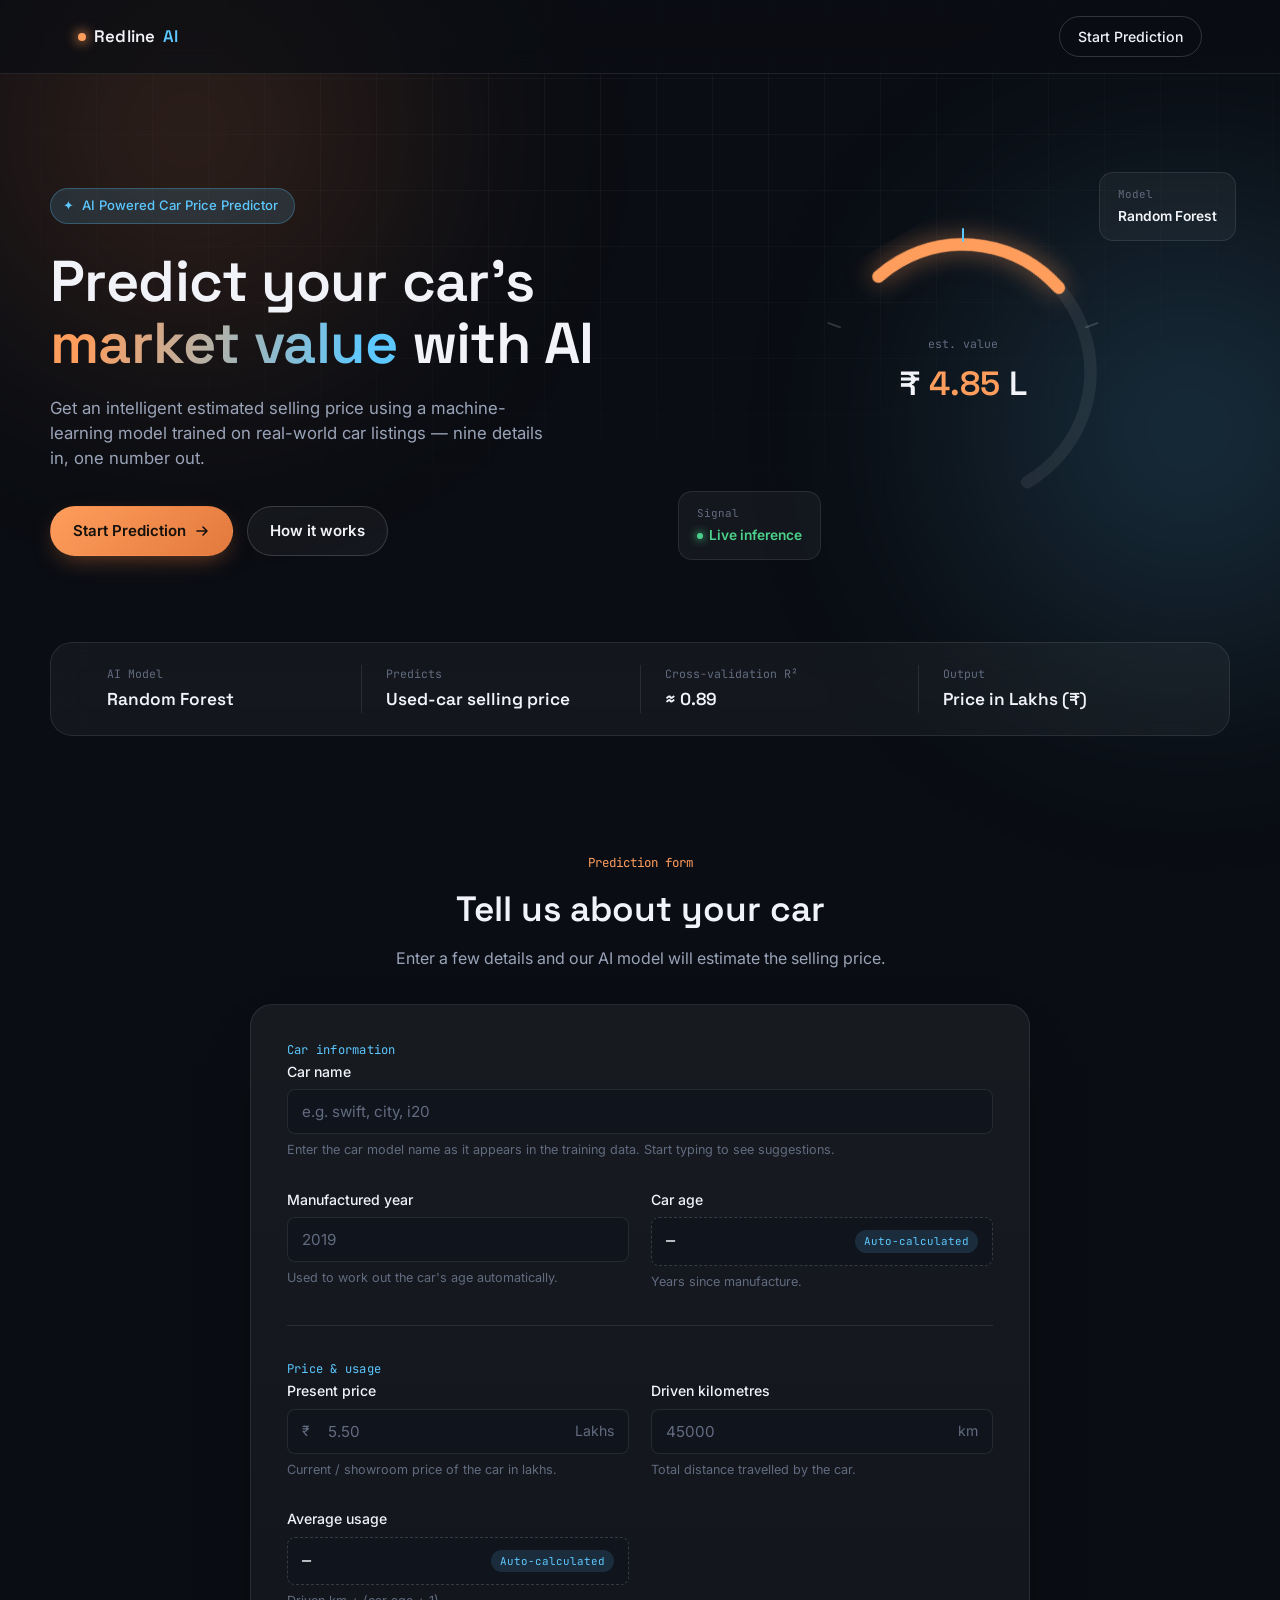
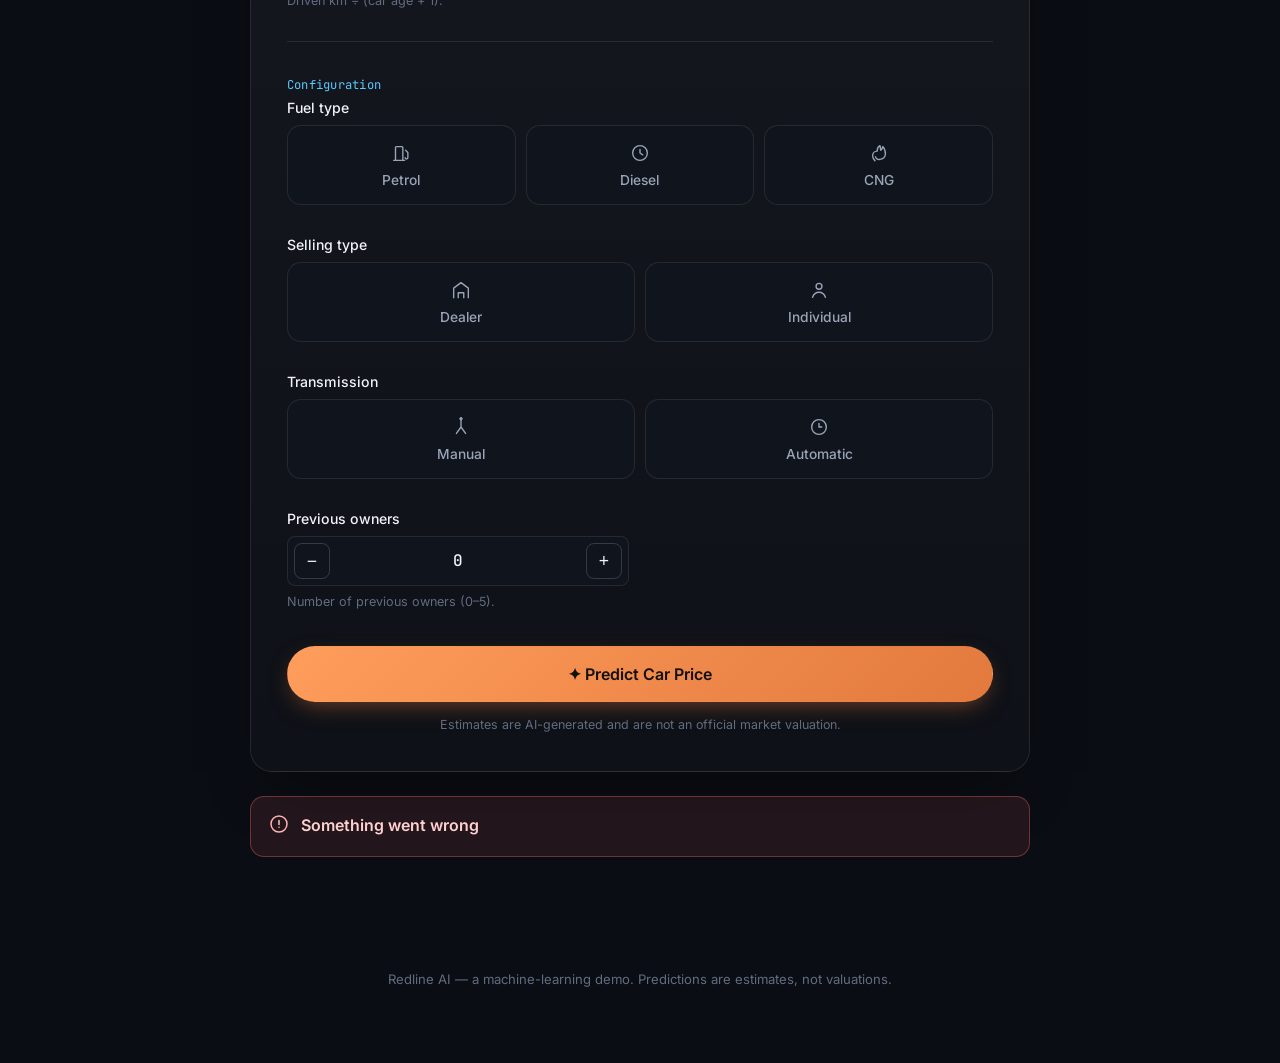
<file: Car Price Project/index.html>
<!DOCTYPE html>
<html lang="en">
<head>
<meta charset="UTF-8" />
<meta name="viewport" content="width=device-width, initial-scale=1.0" />
<title>Redline — AI Car Price Predictor</title>
<link rel="preconnect" href="https://fonts.googleapis.com" />
<link rel="preconnect" href="https://fonts.gstatic.com" crossorigin />
<link href="https://fonts.googleapis.com/css2?family=Space+Grotesk:wght@400;500;600;700&family=Inter:wght@400;500;600;700&family=JetBrains+Mono:wght@400;500&display=swap" rel="stylesheet" />
<link rel="stylesheet" href="style.css" />
</head>
<body>

<!-- background layers -->
<div class="bg-layer">
  <div class="bg-grid"></div>
  <div class="bg-glow bg-glow--copper"></div>
  <div class="bg-glow bg-glow--cyan"></div>
</div>

<!-- NAV -->
<header class="nav">
  <div class="nav__inner">
    <div class="nav__mark">
      <span class="nav__mark-dot"></span>
      Redline<span class="nav__mark-accent">AI</span>
    </div>
    <a href="#predict" class="nav__cta">Start Prediction</a>
  </div>
</header>

<main>

  <!-- HERO -->
  <section class="hero">
    <div class="hero__inner">
      <div class="hero__copy">
        <p class="badge"><span class="badge__spark">✦</span> AI Powered Car Price Predictor</p>
        <h1 class="hero__title">
          Predict your car's<br />
          <span class="hero__title-accent">market value</span> with AI
        </h1>
        <p class="hero__desc">
          Get an intelligent estimated selling price using a machine-learning model
          trained on real-world car listings — nine details in, one number out.
        </p>
        <div class="hero__actions">
          <a href="#predict" class="btn btn--primary">
            Start Prediction
            <svg width="16" height="16" viewBox="0 0 16 16" fill="none"><path d="M3 8h10M9 4l4 4-4 4" stroke="currentColor" stroke-width="1.6" stroke-linecap="round" stroke-linejoin="round"/></svg>
          </a>
          <a href="#model-info" class="btn btn--ghost">How it works</a>
        </div>
      </div>

      <div class="hero__visual" aria-hidden="true">
        <div class="dash">
          <svg class="dash__ring" viewBox="0 0 240 240">
            <circle class="dash__track" cx="120" cy="120" r="102" />
            <circle class="dash__progress" cx="120" cy="120" r="102" />
          </svg>
          <div class="dash__center">
            <span class="dash__label">Est. value</span>
            <span class="dash__value">₹ <span id="heroTicker">4.85</span> L</span>
          </div>
          <div class="dash__tick dash__tick--1"></div>
          <div class="dash__tick dash__tick--2"></div>
          <div class="dash__tick dash__tick--3"></div>
        </div>
        <div class="hero__card hero__card--1">
          <span class="hero__card-label">Model</span>
          <span class="hero__card-value">Random Forest</span>
        </div>
        <div class="hero__card hero__card--2">
          <span class="hero__card-label">Signal</span>
          <span class="hero__card-value hero__card-value--live"><i></i> Live inference</span>
        </div>
      </div>
    </div>
  </section>

  <!-- MODEL INFO STRIP -->
  <section class="strip" id="model-info">
    <div class="strip__inner">
      <div class="strip__item">
        <span class="strip__k">AI Model</span>
        <span class="strip__v">Random Forest</span>
      </div>
      <div class="strip__div"></div>
      <div class="strip__item">
        <span class="strip__k">Predicts</span>
        <span class="strip__v">Used-car selling price</span>
      </div>
      <div class="strip__div"></div>
      <div class="strip__item">
        <span class="strip__k">Cross-validation R²</span>
        <span class="strip__v">≈ 0.89</span>
      </div>
      <div class="strip__div"></div>
      <div class="strip__item">
        <span class="strip__k">Output</span>
        <span class="strip__v">Price in Lakhs (₹)</span>
      </div>
    </div>
  </section>

  <!-- PREDICTION FORM -->
  <section class="predict" id="predict">
    <div class="predict__inner">

      <div class="predict__intro">
        <p class="eyebrow">Prediction form</p>
        <h2 class="predict__title">Tell us about your car</h2>
        <p class="predict__desc">Enter a few details and our AI model will estimate the selling price.</p>
      </div>

      <form class="card" id="predictForm" novalidate>

        <!-- SECTION A -->
        <fieldset class="section">
          <legend class="section__title">Car information</legend>

          <div class="field field--full">
            <label class="field__label" for="carName">Car name</label>
            <div class="field__control">
              <input
                class="input"
                type="text"
                id="carName"
                name="carName"
                placeholder="e.g. swift, city, i20"
                list="carNameList"
                autocomplete="off"
                maxlength="100"
                required
              />
              <datalist id="carNameList"></datalist>
            </div>
            <p class="field__help">Enter the car model name as it appears in the training data. Start typing to see suggestions.</p>
            <p class="field__error" data-error-for="carName"></p>
          </div>

          <div class="field">
            <label class="field__label" for="mfgYear">Manufactured year</label>
            <div class="field__control">
              <input class="input" type="number" id="mfgYear" name="mfgYear" placeholder="2019" min="1975" required />
            </div>
            <p class="field__help">Used to work out the car's age automatically.</p>
            <p class="field__error" data-error-for="mfgYear"></p>
          </div>

          <div class="field">
            <label class="field__label">Car age</label>
            <div class="readout">
              <span class="readout__value" id="carAgeOut">—</span>
              <span class="readout__badge">Auto-calculated</span>
            </div>
            <p class="field__help">Years since manufacture.</p>
          </div>
        </fieldset>

        <!-- SECTION B -->
        <fieldset class="section">
          <legend class="section__title">Price &amp; usage</legend>

          <div class="field">
            <label class="field__label" for="presentPrice">Present price</label>
            <div class="field__control field__control--prefix">
              <span class="field__affix">₹</span>
              <input class="input" type="number" id="presentPrice" name="presentPrice" placeholder="5.50" step="0.01" min="0.01" max="1000" required />
              <span class="field__affix field__affix--suffix">Lakhs</span>
            </div>
            <p class="field__help">Current / showroom price of the car in lakhs.</p>
            <p class="field__error" data-error-for="presentPrice"></p>
          </div>

          <div class="field">
            <label class="field__label" for="drivenKms">Driven kilometres</label>
            <div class="field__control field__control--prefix">
              <input class="input" type="number" id="drivenKms" name="drivenKms" placeholder="45000" step="1" min="0" max="1000000" required />
              <span class="field__affix field__affix--suffix">km</span>
            </div>
            <p class="field__help">Total distance travelled by the car.</p>
            <p class="field__error" data-error-for="drivenKms"></p>
          </div>

          <div class="field">
            <label class="field__label">Average usage</label>
            <div class="readout">
              <span class="readout__value" id="kmsPerYearOut">—</span>
              <span class="readout__badge">Auto-calculated</span>
            </div>
            <p class="field__help">Driven km ÷ (car age + 1).</p>
          </div>
        </fieldset>

        <!-- SECTION C -->
        <fieldset class="section">
          <legend class="section__title">Configuration</legend>

          <div class="field field--full">
            <label class="field__label">Fuel type</label>
            <div class="choice-grid choice-grid--3" data-choice-group="fuelType">
              <button type="button" class="choice" data-value="Petrol">
                <svg viewBox="0 0 24 24" fill="none"><path d="M6 20V6a1 1 0 0 1 1-1h6a1 1 0 0 1 1 1v14M4 20h12M17 9l2.2 2.2a1.5 1.5 0 0 1 .3.9V17a1.5 1.5 0 0 1-3 0" stroke="currentColor" stroke-width="1.5" stroke-linecap="round" stroke-linejoin="round"/></svg>
                Petrol
              </button>
              <button type="button" class="choice" data-value="Diesel">
                <svg viewBox="0 0 24 24" fill="none"><circle cx="12" cy="12" r="8" stroke="currentColor" stroke-width="1.5"/><path d="M12 8v4l3 2" stroke="currentColor" stroke-width="1.5" stroke-linecap="round" stroke-linejoin="round"/></svg>
                Diesel
              </button>
              <button type="button" class="choice" data-value="CNG">
                <svg viewBox="0 0 24 24" fill="none"><path d="M8 21c-2-2-3-4-3-6a5 5 0 0 1 5-5c0-3 1-5 3-6 1 2 0 4 1 5 1-1 2-2 2-4 2 2 3 5 3 8a6 6 0 0 1-6 6 4 4 0 0 1-5-3.5" stroke="currentColor" stroke-width="1.5" stroke-linejoin="round"/></svg>
                CNG
              </button>
            </div>
            <input type="hidden" id="fuelType" name="fuelType" required />
            <p class="field__error" data-error-for="fuelType"></p>
          </div>

          <div class="field field--full">
            <label class="field__label">Selling type</label>
            <div class="choice-grid choice-grid--2" data-choice-group="sellingType">
              <button type="button" class="choice" data-value="Dealer">
                <svg viewBox="0 0 24 24" fill="none"><path d="M4 21V10l8-6 8 6v11M9 21v-6h6v6" stroke="currentColor" stroke-width="1.5" stroke-linejoin="round"/></svg>
                Dealer
              </button>
              <button type="button" class="choice" data-value="Individual">
                <svg viewBox="0 0 24 24" fill="none"><circle cx="12" cy="8" r="3.2" stroke="currentColor" stroke-width="1.5"/><path d="M5 20c1.2-3.6 4-5.5 7-5.5s5.8 1.9 7 5.5" stroke="currentColor" stroke-width="1.5" stroke-linecap="round"/></svg>
                Individual
              </button>
            </div>
            <input type="hidden" id="sellingType" name="sellingType" required />
            <p class="field__error" data-error-for="sellingType"></p>
          </div>

          <div class="field field--full">
            <label class="field__label">Transmission</label>
            <div class="choice-grid choice-grid--2" data-choice-group="transmission">
              <button type="button" class="choice" data-value="Manual">
                <svg viewBox="0 0 24 24" fill="none"><path d="M12 3v9M12 12l-5 7M12 12l5 7" stroke="currentColor" stroke-width="1.5" stroke-linecap="round" stroke-linejoin="round"/><circle cx="12" cy="3" r="1.4" fill="currentColor"/></svg>
                Manual
              </button>
              <button type="button" class="choice" data-value="Automatic">
                <svg viewBox="0 0 24 24" fill="none"><circle cx="12" cy="12" r="8" stroke="currentColor" stroke-width="1.5"/><path d="M12 8v4h3" stroke="currentColor" stroke-width="1.5" stroke-linecap="round"/></svg>
                Automatic
              </button>
            </div>
            <input type="hidden" id="transmission" name="transmission" required />
            <p class="field__error" data-error-for="transmission"></p>
          </div>

          <div class="field">
            <label class="field__label">Previous owners</label>
            <div class="stepper">
              <button type="button" class="stepper__btn" id="ownerMinus" aria-label="Decrease owners">−</button>
              <span class="stepper__value" id="ownerValue">0</span>
              <button type="button" class="stepper__btn" id="ownerPlus" aria-label="Increase owners">+</button>
            </div>
            <input type="hidden" id="owner" name="owner" value="0" />
            <p class="field__help">Number of previous owners (0–5).</p>
          </div>
        </fieldset>

        <div class="predict__submit">
          <button type="submit" class="btn btn--primary btn--large" id="submitBtn">
            <span class="btn__label">
              <span class="btn__spark">✦</span> Predict Car Price
            </span>
            <span class="btn__loading">
              <span class="spinner"></span>
              <span id="loadingText">Analyzing your car…</span>
            </span>
          </button>
          <p class="predict__note">Estimates are AI-generated and are not an official market valuation.</p>
        </div>
      </form>

      <!-- RESULT -->
      <div class="result" id="resultSection" hidden>
        <div class="card result__card">
          <p class="result__kicker">AI estimated value</p>
          <p class="result__amount">₹ <span id="resultNumber">0.00</span> <span class="result__unit">Lakhs</span></p>
          <p class="result__sub">Based on the details you provided</p>

          <div class="gauge">
            <div class="gauge__row">
              <span>Present price</span>
              <span id="gaugePresent">—</span>
            </div>
            <div class="gauge__track">
              <div class="gauge__fill" id="gaugeFill"></div>
              <div class="gauge__marker" id="gaugeMarker"></div>
            </div>
            <div class="gauge__row">
              <span>Estimated selling price</span>
              <span id="gaugeSelling">—</span>
            </div>
          </div>

          <div class="result__grid" id="resultDetails"></div>

          <div class="result__actions">
            <button type="button" class="btn btn--ghost" id="resetBtn">
              <svg width="15" height="15" viewBox="0 0 16 16" fill="none"><path d="M13.5 8a5.5 5.5 0 1 1-1.6-3.9M13.5 2v3.1h-3.1" stroke="currentColor" stroke-width="1.4" stroke-linecap="round" stroke-linejoin="round"/></svg>
              Predict another car
            </button>
          </div>
        </div>
      </div>

      <!-- ERROR BANNER -->
      <div class="error-banner" id="errorBanner" hidden>
        <svg width="20" height="20" viewBox="0 0 20 20" fill="none"><circle cx="10" cy="10" r="8" stroke="currentColor" stroke-width="1.5"/><path d="M10 6.5v4M10 13.2v.1" stroke="currentColor" stroke-width="1.6" stroke-linecap="round"/></svg>
        <div>
          <p class="error-banner__title" id="errorTitle">Something went wrong</p>
          <p class="error-banner__desc" id="errorDesc"></p>
        </div>
      </div>

    </div>
  </section>

</main>

<footer class="footer">
  <p>Redline AI — a machine-learning demo. Predictions are estimates, not valuations.</p>
</footer>

<div class="toast" id="toast" hidden></div>

<script src="script.js"></script>
</body>
</html>
</file>
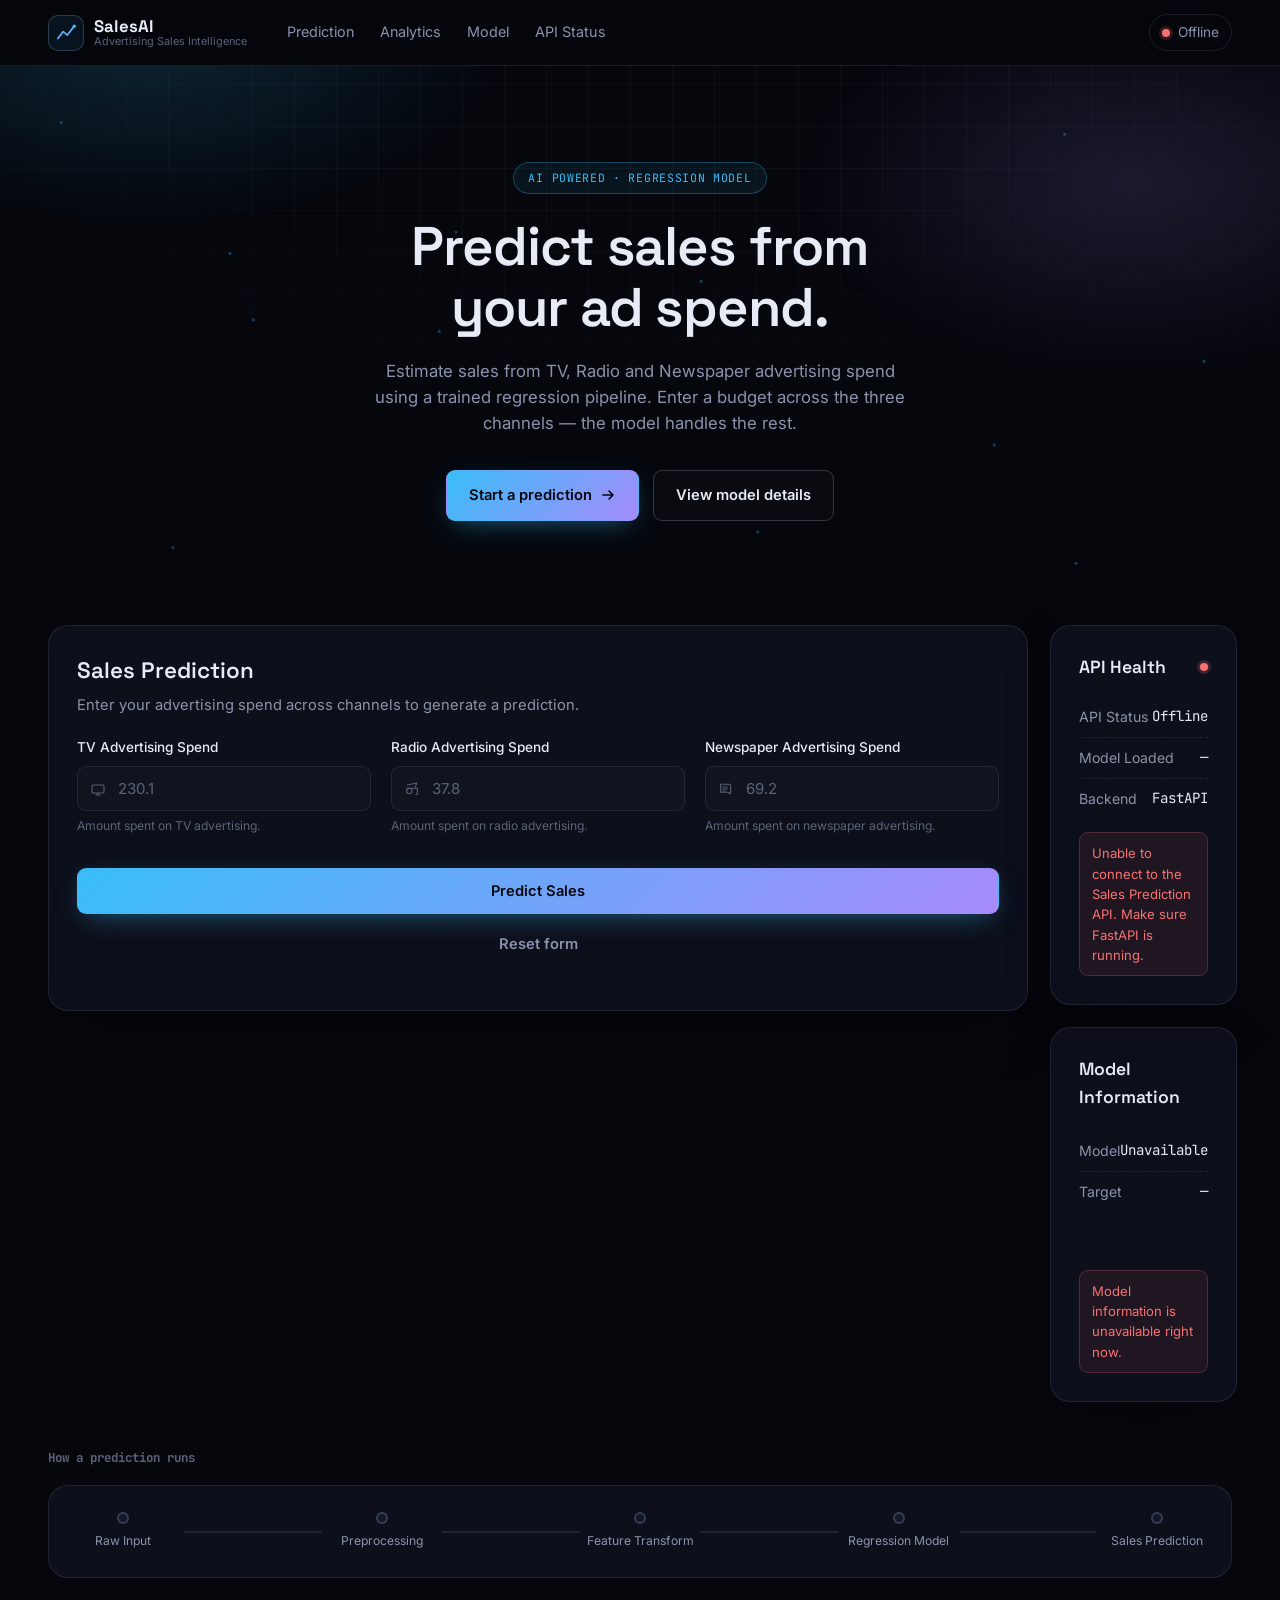
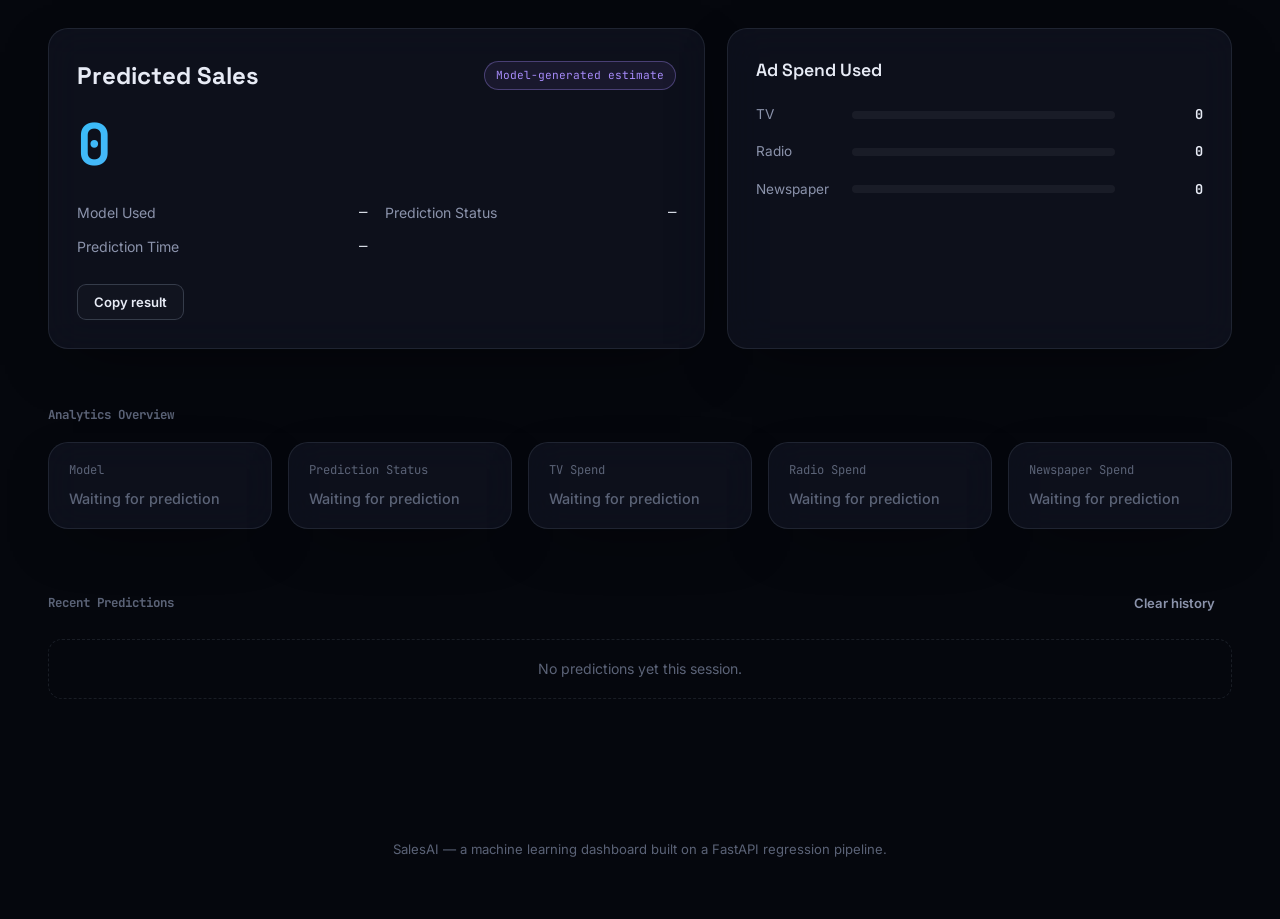
<file: Sale Price/index.html>
<!DOCTYPE html>
<html lang="en">
<head>
<meta charset="UTF-8" />
<meta name="viewport" content="width=device-width, initial-scale=1.0" />
<title>SalesAI — Intelligent Advertising Sales Prediction</title>
<meta name="description" content="SalesAI predicts sales from TV, Radio and Newspaper advertising spend using a trained machine learning regression pipeline served by a FastAPI backend." />
<link rel="icon" href="data:image/svg+xml,<svg xmlns=%22http://www.w3.org/2000/svg%22 viewBox=%220 0 100 100%22><text y=%22.9em%22 font-size=%2290%22>📈</text></svg>" />
<link rel="preconnect" href="https://fonts.googleapis.com" />
<link rel="preconnect" href="https://fonts.gstatic.com" crossorigin />
<link href="https://fonts.googleapis.com/css2?family=Space+Grotesk:wght@400;500;600;700&family=Inter:wght@400;500;600&family=JetBrains+Mono:wght@400;500;600;700&display=swap" rel="stylesheet" />
<link rel="stylesheet" href="style.css" />
</head>
<body>

<div class="bg-grid" aria-hidden="true"></div>

<!-- ============ NAVIGATION ============ -->
<header class="topnav">
  <div class="topnav__inner">
    <a href="#top" class="brand">
      <span class="brand__mark" aria-hidden="true">
        <svg viewBox="0 0 32 32" width="22" height="22" fill="none"><path d="M4 24 L12 14 L18 19 L28 6" stroke="url(#navGrad)" stroke-width="2.6" stroke-linecap="round" stroke-linejoin="round"/><circle cx="28" cy="6" r="2.4" fill="#38bdf8"/><defs><linearGradient id="navGrad" x1="4" y1="24" x2="28" y2="6"><stop stop-color="#38bdf8"/><stop offset="1" stop-color="#a78bfa"/></linearGradient></defs></svg>
      </span>
      <span class="brand__text">
        <span class="brand__name">SalesAI</span>
        <span class="brand__sub">Advertising Sales Intelligence</span>
      </span>
    </a>

    <nav class="topnav__links" aria-label="Primary">
      <a href="#predict">Prediction</a>
      <a href="#analytics">Analytics</a>
      <a href="#model">Model</a>
      <a href="#status">API Status</a>
    </nav>

    <div class="topnav__status" id="navStatus" aria-live="polite">
      <span class="status-dot status-dot--pending" id="navStatusDot"></span>
      <span id="navStatusText">Checking…</span>
    </div>

    <button class="topnav__burger" id="burgerBtn" aria-label="Open menu" aria-expanded="false" aria-controls="mobileNav">
      <span></span><span></span><span></span>
    </button>
  </div>
  <nav id="mobileNav" class="mobile-nav" aria-label="Mobile">
    <a href="#predict">Prediction</a>
    <a href="#analytics">Analytics</a>
    <a href="#model">Model</a>
    <a href="#status">API Status</a>
  </nav>
</header>

<main id="top">

  <!-- ============ HERO ============ -->
  <section class="hero">
    <canvas id="heroCanvas" class="hero__canvas" aria-hidden="true"></canvas>
    <div class="hero__inner">
      <span class="badge">AI POWERED · REGRESSION MODEL</span>
      <h1 class="hero__title">Predict sales from<br/>your ad spend.</h1>
      <p class="hero__lead">
        Estimate sales from TV, Radio and Newspaper advertising spend using a
        trained regression pipeline. Enter a budget across the three channels
        — the model handles the rest.
      </p>
      <div class="hero__actions">
        <a href="#predict" class="btn btn--primary">
          Start a prediction
          <svg width="16" height="16" viewBox="0 0 16 16" fill="none"><path d="M3 8h10M9 4l4 4-4 4" stroke="currentColor" stroke-width="1.6" stroke-linecap="round" stroke-linejoin="round"/></svg>
        </a>
        <a href="#model" class="btn btn--ghost">View model details</a>
      </div>
    </div>
  </section>

  <div class="shell">

    <!-- ============ PREDICTION WORKSPACE ============ -->
    <section id="predict" class="workspace">
      <div class="grid-2col">

        <!-- Prediction form card -->
        <div class="card card--form glass" data-animate>
          <div class="card__head">
            <h2>Sales Prediction</h2>
            <p>Enter your advertising spend across channels to generate a prediction.</p>
          </div>

          <form id="predictForm" novalidate>
            <div class="field-grid field-grid--3col">

              <div class="field">
                <label for="TV">TV Advertising Spend</label>
                <div class="field__control">
                  <span class="field__icon" aria-hidden="true">
                    <svg viewBox="0 0 24 24" width="16" height="16" fill="none"><rect x="3" y="6" width="18" height="12" rx="1.6" stroke="currentColor" stroke-width="1.6"/><path d="M9 21h6M12 18v3" stroke="currentColor" stroke-width="1.6" stroke-linecap="round"/></svg>
                  </span>
                  <input type="number" id="TV" name="TV" placeholder="230.1" min="0" step="0.1" inputmode="decimal" required />
                </div>
                <span class="field__hint">Amount spent on TV advertising.</span>
                <span class="field__error" data-error-for="TV"></span>
              </div>

              <div class="field">
                <label for="Radio">Radio Advertising Spend</label>
                <div class="field__control">
                  <span class="field__icon" aria-hidden="true">
                    <svg viewBox="0 0 24 24" width="16" height="16" fill="none"><circle cx="8" cy="15" r="4" stroke="currentColor" stroke-width="1.6"/><path d="M5 6l14-3-2 6M4 11h16v8a1 1 0 0 1-1 1h-1" stroke="currentColor" stroke-width="1.6" stroke-linecap="round" stroke-linejoin="round"/></svg>
                  </span>
                  <input type="number" id="Radio" name="Radio" placeholder="37.8" min="0" step="0.1" inputmode="decimal" required />
                </div>
                <span class="field__hint">Amount spent on radio advertising.</span>
                <span class="field__error" data-error-for="Radio"></span>
              </div>

              <div class="field">
                <label for="Newspaper">Newspaper Advertising Spend</label>
                <div class="field__control">
                  <span class="field__icon" aria-hidden="true">
                    <svg viewBox="0 0 24 24" width="16" height="16" fill="none"><path d="M4 5h13a2 2 0 0 1 2 2v11a1 1 0 0 1-1.6.8L15 17H5a1 1 0 0 1-1-1V5Z" stroke="currentColor" stroke-width="1.6" stroke-linejoin="round"/><path d="M7 9h7M7 12h7M7 15h4" stroke="currentColor" stroke-width="1.4" stroke-linecap="round"/></svg>
                  </span>
                  <input type="number" id="Newspaper" name="Newspaper" placeholder="69.2" min="0" step="0.1" inputmode="decimal" required />
                </div>
                <span class="field__hint">Amount spent on newspaper advertising.</span>
                <span class="field__error" data-error-for="Newspaper"></span>
              </div>

            </div>

            <div class="form__footer">
              <button type="submit" class="btn btn--primary btn--block" id="predictBtn">
                <span class="btn__label">Predict Sales</span>
                <span class="btn__spinner" aria-hidden="true"></span>
              </button>
              <button type="button" class="btn btn--text" id="resetBtn">Reset form</button>
            </div>
            <p class="loading-status" id="loadingStatus" role="status" aria-live="polite"></p>
          </form>
        </div>

        <!-- Sidebar: status + model -->
        <div class="sidebar">

          <div class="card glass" id="status" data-animate>
            <div class="card__head card__head--row">
              <h3>API Health</h3>
              <span class="status-dot status-dot--pending" id="healthDot"></span>
            </div>
            <dl class="kv" id="healthBody">
              <div class="kv__row"><dt>API Status</dt><dd id="healthStatus">Checking…</dd></div>
              <div class="kv__row"><dt>Model Loaded</dt><dd id="healthModelLoaded">—</dd></div>
              <div class="kv__row"><dt>Backend</dt><dd>FastAPI</dd></div>
            </dl>
            <p class="inline-error" id="healthError" hidden>
              Unable to connect to the Sales Prediction API. Make sure FastAPI is running.
            </p>
          </div>

          <div class="card glass" id="model" data-animate>
            <div class="card__head">
              <h3>Model Information</h3>
            </div>
            <dl class="kv" id="modelBody">
              <div class="kv__row"><dt>Model</dt><dd id="modelName">—</dd></div>
              <div class="kv__row"><dt>Target</dt><dd id="modelTarget">—</dd></div>
            </dl>
            <div class="chip-row" id="featureChips" aria-hidden="true"></div>
            <div class="pipeline-mini" id="pipelineSteps" aria-hidden="true"></div>
            <div class="metrics-grid" id="metricsGrid" hidden></div>
            <p class="inline-error" id="modelError" hidden>Model information is unavailable right now.</p>
          </div>

        </div>
      </div>
    </section>

    <!-- ============ PIPELINE VISUALIZATION ============ -->
    <section class="pipeline" aria-label="Prediction pipeline">
      <h3 class="section-label">How a prediction runs</h3>
      <div class="pipeline__flow" id="pipelineFlow">
        <div class="pipeline__node" data-step="0"><span class="pipeline__dot"></span><span>Raw Input</span></div>
        <div class="pipeline__line"><span class="pipeline__pulse"></span></div>
        <div class="pipeline__node" data-step="1"><span class="pipeline__dot"></span><span>Preprocessing</span></div>
        <div class="pipeline__line"><span class="pipeline__pulse"></span></div>
        <div class="pipeline__node" data-step="2"><span class="pipeline__dot"></span><span>Feature Transform</span></div>
        <div class="pipeline__line"><span class="pipeline__pulse"></span></div>
        <div class="pipeline__node" data-step="3"><span class="pipeline__dot"></span><span>Regression Model</span></div>
        <div class="pipeline__line"><span class="pipeline__pulse"></span></div>
        <div class="pipeline__node" data-step="4"><span class="pipeline__dot"></span><span>Sales Prediction</span></div>
      </div>
    </section>

    <!-- ============ RESULT ============ -->
    <section class="result" id="resultSection" hidden>
      <div class="card card--result glass" data-animate>
        <div class="result__head">
          <h2>Predicted Sales</h2>
          <span class="chip chip--estimate">Model-generated estimate</span>
        </div>
        <p class="result__value" id="resultValue">0</p>
        <dl class="kv kv--inline">
          <div class="kv__row"><dt>Model Used</dt><dd id="resultModel">—</dd></div>
          <div class="kv__row"><dt>Prediction Status</dt><dd id="resultStatus">—</dd></div>
          <div class="kv__row"><dt>Prediction Time</dt><dd id="resultTime">—</dd></div>
        </dl>
        <div class="result__actions">
          <button class="btn btn--ghost btn--sm" id="copyBtn">Copy result</button>
        </div>
      </div>

      <div class="card card--inputs glass" data-animate>
        <div class="card__head"><h3>Ad Spend Used</h3></div>
        <div class="input-viz" id="inputViz">
          <div class="input-viz__row">
            <span>TV</span>
            <div class="input-viz__bar-track"><div class="input-viz__bar" id="barTV"></div></div>
            <strong id="valTV">0</strong>
          </div>
          <div class="input-viz__row">
            <span>Radio</span>
            <div class="input-viz__bar-track"><div class="input-viz__bar" id="barRadio"></div></div>
            <strong id="valRadio">0</strong>
          </div>
          <div class="input-viz__row">
            <span>Newspaper</span>
            <div class="input-viz__bar-track"><div class="input-viz__bar" id="barNewspaper"></div></div>
            <strong id="valNewspaper">0</strong>
          </div>
        </div>
      </div>
    </section>

    <!-- ============ ANALYTICS OVERVIEW ============ -->
    <section id="analytics" class="analytics">
      <h3 class="section-label">Analytics Overview</h3>
      <div class="analytics__grid" id="analyticsGrid">
        <div class="stat-card glass"><span class="stat-card__label">Model</span><span class="stat-card__value is-placeholder" id="statModel">Waiting for prediction</span></div>
        <div class="stat-card glass"><span class="stat-card__label">Prediction Status</span><span class="stat-card__value is-placeholder" id="statStatus">Waiting for prediction</span></div>
        <div class="stat-card glass"><span class="stat-card__label">TV Spend</span><span class="stat-card__value is-placeholder" id="statTV">Waiting for prediction</span></div>
        <div class="stat-card glass"><span class="stat-card__label">Radio Spend</span><span class="stat-card__value is-placeholder" id="statRadio">Waiting for prediction</span></div>
        <div class="stat-card glass"><span class="stat-card__label">Newspaper Spend</span><span class="stat-card__value is-placeholder" id="statNewspaper">Waiting for prediction</span></div>
      </div>
    </section>

    <!-- ============ HISTORY ============ -->
    <section class="history">
      <div class="history__head">
        <h3 class="section-label">Recent Predictions</h3>
        <button class="btn btn--text btn--sm" id="clearHistoryBtn">Clear history</button>
      </div>
      <ul class="history__list" id="historyList">
        <li class="history__empty" id="historyEmpty">No predictions yet this session.</li>
      </ul>
    </section>

  </div>
</main>

<footer class="footer">
  <p>SalesAI — a machine learning dashboard built on a FastAPI regression pipeline.</p>
</footer>

<div class="toast-stack" id="toastStack" aria-live="assertive"></div>

<script src="script.js"></script>
</body>
</html>
</file>
<file: Car Price Project/style.css>
/* ===================================================================
   Redline AI — Car Price Predictor
   Tokens
=================================================================== */
:root {
  --bg: #0a0d13;
  --bg-elevated: #10141c;
  --surface: rgba(255, 255, 255, 0.045);
  --surface-solid: #131822;
  --border: rgba(255, 255, 255, 0.09);
  --border-strong: rgba(255, 255, 255, 0.16);

  --text-primary: #f1f3f8;
  --text-secondary: #9aa4b8;
  --text-tertiary: #626c80;

  --copper: #e2793d;
  --copper-bright: #ff9d5c;
  --cyan: #5cc8ff;
  --cyan-dim: rgba(92, 200, 255, 0.14);

  --danger: #ff6b6b;
  --danger-bg: rgba(255, 107, 107, 0.1);
  --success: #4bd18b;

  --radius-s: 8px;
  --radius-m: 14px;
  --radius-l: 22px;

  --font-display: "Space Grotesk", "Inter", sans-serif;
  --font-body: "Inter", sans-serif;
  --font-mono: "JetBrains Mono", monospace;

  --ease: cubic-bezier(0.22, 1, 0.36, 1);
}

@media (prefers-reduced-motion: reduce) {
  *, *::before, *::after {
    animation-duration: 0.001ms !important;
    animation-iteration-count: 1 !important;
    transition-duration: 0.001ms !important;
    scroll-behavior: auto !important;
  }
}

* { box-sizing: border-box; }
html { scroll-behavior: smooth; }

body {
  margin: 0;
  background: var(--bg);
  color: var(--text-primary);
  font-family: var(--font-body);
  line-height: 1.5;
  -webkit-font-smoothing: antialiased;
  overflow-x: hidden;
}

img, svg { display: block; max-width: 100%; }

/* ===================================================================
   Background layers
=================================================================== */
.bg-layer {
  position: fixed;
  inset: 0;
  z-index: 0;
  pointer-events: none;
  overflow: hidden;
}

.bg-grid {
  position: absolute;
  inset: -10%;
  background-image:
    linear-gradient(rgba(255,255,255,0.035) 1px, transparent 1px),
    linear-gradient(90deg, rgba(255,255,255,0.035) 1px, transparent 1px);
  background-size: 56px 56px;
  mask-image: radial-gradient(ellipse 70% 55% at 50% 20%, black 10%, transparent 70%);
  animation: gridDrift 40s linear infinite;
}

@keyframes gridDrift {
  from { transform: translate(0, 0); }
  to { transform: translate(56px, 56px); }
}

.bg-glow {
  position: absolute;
  width: 620px;
  height: 620px;
  border-radius: 50%;
  filter: blur(120px);
  opacity: 0.28;
}
.bg-glow--copper {
  top: -180px;
  left: -120px;
  background: radial-gradient(circle, var(--copper) 0%, transparent 70%);
  animation: floatA 22s ease-in-out infinite;
}
.bg-glow--cyan {
  top: 120px;
  right: -220px;
  background: radial-gradient(circle, var(--cyan) 0%, transparent 70%);
  animation: floatB 26s ease-in-out infinite;
}
@keyframes floatA {
  0%, 100% { transform: translate(0, 0) scale(1); }
  50% { transform: translate(40px, 60px) scale(1.08); }
}
@keyframes floatB {
  0%, 100% { transform: translate(0, 0) scale(1); }
  50% { transform: translate(-50px, 40px) scale(1.05); }
}

/* ===================================================================
   Nav
=================================================================== */
.nav {
  position: sticky;
  top: 0;
  z-index: 50;
  backdrop-filter: blur(14px);
  background: rgba(10, 13, 19, 0.7);
  border-bottom: 1px solid var(--border);
}
.nav__inner {
  max-width: 1180px;
  margin: 0 auto;
  padding: 16px 28px;
  display: flex;
  align-items: center;
  justify-content: space-between;
}
.nav__mark {
  font-family: var(--font-display);
  font-weight: 600;
  font-size: 1.05rem;
  letter-spacing: 0.01em;
  display: flex;
  align-items: center;
  gap: 8px;
}
.nav__mark-dot {
  width: 8px;
  height: 8px;
  border-radius: 50%;
  background: var(--copper-bright);
  box-shadow: 0 0 12px 2px rgba(255, 157, 92, 0.7);
}
.nav__mark-accent { color: var(--cyan); }
.nav__cta {
  font-size: 0.88rem;
  font-weight: 500;
  color: var(--text-primary);
  text-decoration: none;
  padding: 9px 18px;
  border-radius: 100px;
  border: 1px solid var(--border-strong);
  transition: border-color 0.2s var(--ease), background 0.2s var(--ease);
}
.nav__cta:hover {
  border-color: var(--copper-bright);
  background: rgba(226, 121, 61, 0.08);
}

/* ===================================================================
   Buttons
=================================================================== */
.btn {
  --_pad-y: 13px;
  display: inline-flex;
  align-items: center;
  justify-content: center;
  gap: 8px;
  font-family: var(--font-body);
  font-size: 0.94rem;
  font-weight: 600;
  padding: var(--_pad-y) 22px;
  border-radius: 100px;
  border: 1px solid transparent;
  cursor: pointer;
  text-decoration: none;
  transition: transform 0.18s var(--ease), box-shadow 0.18s var(--ease), background 0.18s var(--ease), border-color 0.18s var(--ease);
  white-space: nowrap;
}
.btn:active { transform: translateY(1px) scale(0.99); }

.btn--primary {
  color: #14100c;
  background: linear-gradient(135deg, var(--copper-bright), var(--copper));
  box-shadow: 0 8px 24px -8px rgba(226, 121, 61, 0.55);
}
.btn--primary:hover {
  box-shadow: 0 10px 30px -6px rgba(226, 121, 61, 0.7);
  transform: translateY(-1px);
}
.btn--primary svg { transition: transform 0.2s var(--ease); }
.btn--primary:hover svg { transform: translateX(3px); }

.btn--ghost {
  color: var(--text-primary);
  background: var(--surface);
  border-color: var(--border-strong);
}
.btn--ghost:hover {
  border-color: var(--cyan);
  color: var(--cyan);
}

.btn--large {
  width: 100%;
  padding: 17px 24px;
  font-size: 1rem;
  position: relative;
}

.btn__loading { display: none; align-items: center; gap: 10px; }
.btn.is-loading .btn__label { display: none; }
.btn.is-loading .btn__loading { display: inline-flex; }
.btn.is-loading { pointer-events: none; opacity: 0.92; }

.spinner {
  width: 16px;
  height: 16px;
  border-radius: 50%;
  border: 2px solid rgba(20, 16, 12, 0.35);
  border-top-color: #14100c;
  animation: spin 0.7s linear infinite;
}
@keyframes spin { to { transform: rotate(360deg); } }

/* ===================================================================
   Shared type
=================================================================== */
.eyebrow {
  font-family: var(--font-mono);
  font-size: 0.78rem;
  color: var(--copper-bright);
  margin: 0 0 10px;
}

.badge {
  display: inline-flex;
  align-items: center;
  gap: 8px;
  font-size: 0.82rem;
  font-weight: 500;
  color: var(--cyan);
  background: var(--cyan-dim);
  border: 1px solid rgba(92, 200, 255, 0.28);
  padding: 7px 16px 7px 12px;
  border-radius: 100px;
  margin: 0 0 26px;
}
.badge__spark { animation: sparkPulse 2.4s ease-in-out infinite; }
@keyframes sparkPulse {
  0%, 100% { opacity: 1; transform: scale(1); }
  50% { opacity: 0.5; transform: scale(0.85); }
}

/* ===================================================================
   Hero
=================================================================== */
.hero {
  position: relative;
  z-index: 1;
  padding: 88px 28px 60px;
}
.hero__inner {
  max-width: 1180px;
  margin: 0 auto;
  display: grid;
  grid-template-columns: 1.05fr 0.95fr;
  gap: 56px;
  align-items: center;
}

.hero__copy { animation: riseIn 0.8s var(--ease) both; }
@keyframes riseIn {
  from { opacity: 0; transform: translateY(18px); }
  to { opacity: 1; transform: translateY(0); }
}

.hero__title {
  font-family: var(--font-display);
  font-size: clamp(2.4rem, 4.6vw, 3.6rem);
  line-height: 1.08;
  font-weight: 600;
  letter-spacing: -0.01em;
  margin: 0 0 22px;
}
.hero__title-accent {
  background: linear-gradient(100deg, var(--copper-bright) 10%, var(--cyan) 90%);
  -webkit-background-clip: text;
  background-clip: text;
  color: transparent;
}

.hero__desc {
  font-size: 1.05rem;
  color: var(--text-secondary);
  max-width: 46ch;
  margin: 0 0 34px;
}

.hero__actions { display: flex; gap: 14px; flex-wrap: wrap; }

/* dashboard gauge visual */
.hero__visual {
  position: relative;
  height: 420px;
  display: flex;
  align-items: center;
  justify-content: center;
  animation: riseIn 0.9s 0.1s var(--ease) both;
}

.dash { position: relative; width: 300px; height: 300px; }
.dash__ring { width: 100%; height: 100%; transform: rotate(-120deg); }
.dash__track {
  fill: none;
  stroke: rgba(255,255,255,0.07);
  stroke-width: 10;
  stroke-linecap: round;
  stroke-dasharray: 480;
  stroke-dashoffset: 160;
}
.dash__progress {
  fill: none;
  stroke: url(#none);
  stroke: var(--copper-bright);
  stroke-width: 10;
  stroke-linecap: round;
  stroke-dasharray: 480;
  stroke-dashoffset: 340;
  filter: drop-shadow(0 0 10px rgba(255, 157, 92, 0.55));
  animation: gaugeSweep 2.4s var(--ease) both, gaugePulse 3.5s 2.4s ease-in-out infinite;
}
@keyframes gaugeSweep {
  from { stroke-dashoffset: 480; }
  to { stroke-dashoffset: 340; }
}
@keyframes gaugePulse {
  0%, 100% { stroke-dashoffset: 340; }
  50% { stroke-dashoffset: 320; }
}

.dash__center {
  position: absolute;
  inset: 0;
  display: flex;
  flex-direction: column;
  align-items: center;
  justify-content: center;
  gap: 6px;
}
.dash__label {
  font-family: var(--font-mono);
  font-size: 0.72rem;
  color: var(--text-tertiary);
  text-transform: lowercase;
}
.dash__value {
  font-family: var(--font-display);
  font-size: 2.1rem;
  font-weight: 600;
}
.dash__value span { color: var(--copper-bright); }

.dash__tick {
  position: absolute;
  width: 2px;
  height: 14px;
  background: var(--border-strong);
  border-radius: 2px;
  left: 50%;
  top: 6px;
  transform-origin: 50% 144px;
}
.dash__tick--1 { transform: translateX(-50%) rotate(-70deg); }
.dash__tick--2 { transform: translateX(-50%) rotate(0deg); background: var(--cyan); }
.dash__tick--3 { transform: translateX(-50%) rotate(70deg); }

.hero__card {
  position: absolute;
  display: flex;
  flex-direction: column;
  gap: 4px;
  padding: 13px 18px;
  border-radius: var(--radius-m);
  background: var(--surface);
  border: 1px solid var(--border);
  backdrop-filter: blur(18px);
  animation: cardFloat 6s ease-in-out infinite;
}
.hero__card--1 { top: 10px; right: -6px; animation-delay: 0.2s; }
.hero__card--2 { bottom: 22px; left: -18px; animation-delay: 1s; }
@keyframes cardFloat {
  0%, 100% { transform: translateY(0); }
  50% { transform: translateY(-10px); }
}
.hero__card-label {
  font-family: var(--font-mono);
  font-size: 0.68rem;
  color: var(--text-tertiary);
}
.hero__card-value {
  font-size: 0.86rem;
  font-weight: 600;
}
.hero__card-value--live {
  display: flex;
  align-items: center;
  gap: 6px;
  color: var(--success);
}
.hero__card-value--live i {
  width: 6px;
  height: 6px;
  border-radius: 50%;
  background: var(--success);
  box-shadow: 0 0 8px 1px rgba(75, 209, 139, 0.8);
  animation: sparkPulse 1.8s ease-in-out infinite;
}

/* ===================================================================
   Model info strip
=================================================================== */
.strip {
  position: relative;
  z-index: 1;
  padding: 0 28px 8px;
}
.strip__inner {
  max-width: 1180px;
  margin: 0 auto;
  display: flex;
  align-items: center;
  border: 1px solid var(--border);
  border-radius: var(--radius-l);
  background: var(--surface);
  backdrop-filter: blur(18px);
  padding: 22px 32px;
  flex-wrap: wrap;
  gap: 18px 0;
}
.strip__item {
  flex: 1 1 200px;
  display: flex;
  flex-direction: column;
  gap: 5px;
  padding: 0 24px;
}
.strip__k {
  font-family: var(--font-mono);
  font-size: 0.72rem;
  color: var(--text-tertiary);
}
.strip__v {
  font-family: var(--font-display);
  font-size: 1.08rem;
  font-weight: 600;
}
.strip__div {
  width: 1px;
  align-self: stretch;
  background: var(--border);
}

/* ===================================================================
   Predict section
=================================================================== */
.predict {
  position: relative;
  z-index: 1;
  padding: 110px 28px 60px;
}
.predict__inner { max-width: 780px; margin: 0 auto; }
.predict__intro { text-align: center; margin-bottom: 34px; }
.predict__title {
  font-family: var(--font-display);
  font-size: clamp(1.7rem, 3vw, 2.2rem);
  font-weight: 600;
  margin: 0 0 10px;
}
.predict__desc { color: var(--text-secondary); margin: 0; }

.card {
  background: linear-gradient(180deg, rgba(255,255,255,0.055), rgba(255,255,255,0.02));
  border: 1px solid var(--border);
  border-radius: var(--radius-l);
  padding: 36px;
  box-shadow: 0 30px 60px -30px rgba(0,0,0,0.6);
}

.section {
  border: none;
  margin: 0 0 34px;
  padding: 0 0 30px;
  border-bottom: 1px solid var(--border);
  display: grid;
  grid-template-columns: 1fr 1fr;
  gap: 22px;
}
.section:last-of-type { border-bottom: none; margin-bottom: 0; padding-bottom: 0; }
.section__title {
  grid-column: 1 / -1;
  font-family: var(--font-mono);
  font-size: 0.76rem;
  letter-spacing: 0.02em;
  color: var(--cyan);
  padding: 0;
  margin: 0 0 2px;
}

.field { display: flex; flex-direction: column; gap: 7px; }
.field--full { grid-column: 1 / -1; }
.field__label { font-size: 0.88rem; font-weight: 500; color: var(--text-primary); }
.field__help { font-size: 0.79rem; color: var(--text-tertiary); margin: 0; }

.field__control {
  position: relative;
  display: flex;
  align-items: center;
  background: var(--bg-elevated);
  border: 1px solid var(--border);
  border-radius: var(--radius-s);
  transition: border-color 0.18s var(--ease), box-shadow 0.18s var(--ease);
}
.field__control:focus-within {
  border-color: var(--copper-bright);
  box-shadow: 0 0 0 3px rgba(226, 121, 61, 0.14);
}
.input {
  width: 100%;
  background: transparent;
  border: none;
  outline: none;
  color: var(--text-primary);
  font-family: var(--font-body);
  font-size: 0.95rem;
  padding: 12px 14px;
}
.input::placeholder { color: var(--text-tertiary); }
.field__affix {
  padding: 0 4px 0 14px;
  color: var(--text-tertiary);
  font-size: 0.88rem;
  white-space: nowrap;
}
.field__affix--suffix { padding: 0 14px 0 4px; }

.field.has-error .field__control { border-color: var(--danger); }
.field__error {
  font-size: 0.78rem;
  color: var(--danger);
  margin: 0;
  min-height: 0;
  max-height: 0;
  overflow: hidden;
  opacity: 0;
  transform: translateY(-4px);
  transition: all 0.22s var(--ease);
}
.field.has-error .field__error {
  max-height: 40px;
  opacity: 1;
  transform: translateY(0);
}

.readout {
  display: flex;
  align-items: center;
  gap: 10px;
  background: var(--bg-elevated);
  border: 1px dashed var(--border-strong);
  border-radius: var(--radius-s);
  padding: 12px 14px;
}
.readout__value {
  font-family: var(--font-mono);
  font-size: 0.95rem;
  font-weight: 500;
  color: var(--text-primary);
}
.readout__badge {
  margin-left: auto;
  font-size: 0.68rem;
  font-family: var(--font-mono);
  color: var(--cyan);
  background: var(--cyan-dim);
  border-radius: 100px;
  padding: 3px 9px;
}

/* choice cards */
.choice-grid { display: grid; gap: 10px; }
.choice-grid--2 { grid-template-columns: 1fr 1fr; }
.choice-grid--3 { grid-template-columns: repeat(3, 1fr); }

.choice {
  display: flex;
  flex-direction: column;
  align-items: center;
  gap: 8px;
  padding: 16px 10px;
  background: var(--bg-elevated);
  border: 1px solid var(--border);
  border-radius: var(--radius-m);
  color: var(--text-secondary);
  font-family: var(--font-body);
  font-size: 0.86rem;
  font-weight: 500;
  cursor: pointer;
  transition: border-color 0.18s var(--ease), color 0.18s var(--ease), background 0.18s var(--ease), transform 0.15s var(--ease);
}
.choice svg { width: 22px; height: 22px; stroke: currentColor; }
.choice:hover { border-color: var(--border-strong); color: var(--text-primary); }
.choice:active { transform: scale(0.97); }
.choice.is-selected {
  border-color: var(--copper-bright);
  color: var(--copper-bright);
  background: rgba(226, 121, 61, 0.08);
  box-shadow: 0 0 0 1px rgba(226, 121, 61, 0.3) inset;
}

/* stepper */
.stepper {
  display: flex;
  align-items: center;
  justify-content: space-between;
  background: var(--bg-elevated);
  border: 1px solid var(--border);
  border-radius: var(--radius-s);
  padding: 6px;
}
.stepper__btn {
  width: 36px;
  height: 36px;
  border-radius: var(--radius-s);
  border: 1px solid var(--border-strong);
  background: transparent;
  color: var(--text-primary);
  font-size: 1.1rem;
  cursor: pointer;
  transition: background 0.15s var(--ease), border-color 0.15s var(--ease);
}
.stepper__btn:hover { border-color: var(--copper-bright); color: var(--copper-bright); }
.stepper__value {
  font-family: var(--font-mono);
  font-size: 1rem;
  font-weight: 500;
  min-width: 24px;
  text-align: center;
}

.predict__submit { margin-top: 34px; }
.predict__note {
  text-align: center;
  font-size: 0.78rem;
  color: var(--text-tertiary);
  margin: 14px 0 0;
}

/* ===================================================================
   Result
=================================================================== */
.result { margin-top: 28px; }
.result__card { text-align: center; }
.result__kicker {
  font-family: var(--font-mono);
  font-size: 0.78rem;
  color: var(--cyan);
  margin: 0 0 12px;
  text-transform: uppercase;
  letter-spacing: 0.04em;
}
.result__amount {
  font-family: var(--font-display);
  font-size: clamp(2.4rem, 6vw, 3.4rem);
  font-weight: 700;
  margin: 0;
  background: linear-gradient(100deg, var(--copper-bright), var(--cyan));
  -webkit-background-clip: text;
  background-clip: text;
  color: transparent;
}
.result__unit { font-size: 0.42em; -webkit-text-fill-color: var(--text-secondary); color: var(--text-secondary); }
.result__sub { color: var(--text-tertiary); font-size: 0.88rem; margin: 8px 0 30px; }

.gauge { max-width: 460px; margin: 0 auto 34px; text-align: left; }
.gauge__row {
  display: flex;
  justify-content: space-between;
  font-size: 0.78rem;
  color: var(--text-tertiary);
  margin-bottom: 6px;
  font-family: var(--font-mono);
}
.gauge__track {
  position: relative;
  height: 8px;
  border-radius: 100px;
  background: var(--bg-elevated);
  border: 1px solid var(--border);
  margin-bottom: 6px;
  overflow: visible;
}
.gauge__fill {
  position: absolute;
  inset: 0;
  width: 0%;
  border-radius: 100px;
  background: linear-gradient(90deg, var(--copper-bright), var(--cyan));
  transition: width 1s var(--ease);
}
.gauge__marker {
  position: absolute;
  top: 50%;
  left: 0%;
  width: 14px;
  height: 14px;
  border-radius: 50%;
  background: var(--bg);
  border: 2px solid var(--text-primary);
  transform: translate(-50%, -50%);
  transition: left 1s var(--ease);
}

.result__grid {
  display: grid;
  grid-template-columns: repeat(3, 1fr);
  gap: 12px;
  text-align: left;
  margin-bottom: 30px;
}
.result__item {
  background: var(--bg-elevated);
  border: 1px solid var(--border);
  border-radius: var(--radius-m);
  padding: 14px 16px;
  animation: popIn 0.4s var(--ease) both;
}
.result__item-label {
  display: block;
  font-family: var(--font-mono);
  font-size: 0.68rem;
  color: var(--text-tertiary);
  margin-bottom: 4px;
}
.result__item-value {
  font-size: 0.92rem;
  font-weight: 600;
}
@keyframes popIn {
  from { opacity: 0; transform: translateY(8px) scale(0.97); }
  to { opacity: 1; transform: translateY(0) scale(1); }
}

.result__actions { display: flex; justify-content: center; }

/* ===================================================================
   Error banner
=================================================================== */
.error-banner {
  display: flex;
  gap: 12px;
  align-items: flex-start;
  background: var(--danger-bg);
  border: 1px solid rgba(255, 107, 107, 0.35);
  border-radius: var(--radius-m);
  padding: 16px 18px;
  color: #ffb3b3;
  margin-top: 24px;
  animation: shakeIn 0.4s var(--ease) both;
}
.error-banner svg { flex-shrink: 0; margin-top: 1px; }
.error-banner__title { font-weight: 600; margin: 0 0 3px; color: #ffd0d0; }
.error-banner__desc { margin: 0; font-size: 0.86rem; color: #ffb3b3; }
@keyframes shakeIn {
  0% { opacity: 0; transform: translateY(-6px); }
  100% { opacity: 1; transform: translateY(0); }
}

/* ===================================================================
   Footer / toast
=================================================================== */
.footer {
  position: relative;
  z-index: 1;
  text-align: center;
  padding: 40px 28px 60px;
  color: var(--text-tertiary);
  font-size: 0.82rem;
}

.toast {
  position: fixed;
  bottom: 24px;
  left: 50%;
  transform: translate(-50%, 12px);
  background: var(--surface-solid);
  border: 1px solid var(--border-strong);
  color: var(--text-primary);
  padding: 12px 20px;
  border-radius: 100px;
  font-size: 0.86rem;
  box-shadow: 0 14px 34px -12px rgba(0,0,0,0.6);
  z-index: 100;
  opacity: 0;
  transition: opacity 0.25s var(--ease), transform 0.25s var(--ease);
}
.toast.is-visible { opacity: 1; transform: translate(-50%, 0); }

/* ===================================================================
   Responsive
=================================================================== */
@media (max-width: 900px) {
  .hero__inner { grid-template-columns: 1fr; }
  .hero__visual { height: 320px; order: -1; }
  .dash { width: 220px; height: 220px; }
  .section { grid-template-columns: 1fr; }
  .result__grid { grid-template-columns: 1fr 1fr; }
}

@media (max-width: 520px) {
  .hero { padding-top: 64px; }
  .card { padding: 24px; }
  .strip__inner { padding: 20px; }
  .strip__item { padding: 0 12px; }
  .choice-grid--3 { grid-template-columns: 1fr 1fr; }
  .result__grid { grid-template-columns: 1fr; }
  .hero__card { display: none; }
}
</file>
<file: Sale Price/style.css>
/* ==========================================================================
   SalesAI — design tokens
   ========================================================================== */
:root {
  --bg-primary: #05070d;
  --bg-secondary: #0b0f1a;
  --card-bg: rgba(20, 25, 41, 0.55);
  --card-bg-solid: #12172a;
  --border-color: rgba(148, 163, 184, 0.14);
  --border-color-strong: rgba(148, 163, 184, 0.28);

  --accent-cyan: #38bdf8;
  --accent-purple: #a78bfa;
  --accent-primary: linear-gradient(135deg, var(--accent-cyan), var(--accent-purple));

  --text-primary: #e7ebf5;
  --text-secondary: #8b93ab;
  --text-tertiary: #5b6377;

  --success: #34d399;
  --danger: #f87171;
  --warning: #fbbf24;

  --font-display: "Space Grotesk", "Inter", sans-serif;
  --font-body: "Inter", sans-serif;
  --font-mono: "JetBrains Mono", monospace;

  --radius-lg: 20px;
  --radius-md: 14px;
  --radius-sm: 9px;

  --shadow-card: 0 20px 60px -25px rgba(0, 0, 0, 0.6);
  --ease: cubic-bezier(0.22, 1, 0.36, 1);
}

/* ==========================================================================
   Reset
   ========================================================================== */
* { box-sizing: border-box; }
html { scroll-behavior: smooth; }
body {
  margin: 0;
  background: var(--bg-primary);
  color: var(--text-primary);
  font-family: var(--font-body);
  line-height: 1.55;
  -webkit-font-smoothing: antialiased;
}
h1, h2, h3, h4 { font-family: var(--font-display); margin: 0; color: var(--text-primary); }
p { margin: 0; }
a { color: inherit; text-decoration: none; }
ul { list-style: none; margin: 0; padding: 0; }
button { font-family: inherit; cursor: pointer; }
input { font-family: var(--font-body); }

::selection { background: rgba(56, 189, 248, 0.28); }

:focus-visible {
  outline: 2px solid var(--accent-cyan);
  outline-offset: 3px;
  border-radius: 4px;
}

.bg-grid {
  position: fixed;
  inset: 0;
  z-index: -2;
  background-image:
    linear-gradient(rgba(148, 163, 184, 0.05) 1px, transparent 1px),
    linear-gradient(90deg, rgba(148, 163, 184, 0.05) 1px, transparent 1px);
  background-size: 42px 42px;
  mask-image: radial-gradient(ellipse 80% 60% at 50% 0%, black 40%, transparent 90%);
}

/* ==========================================================================
   Glass card primitive
   ========================================================================== */
.glass {
  background: var(--card-bg);
  border: 1px solid var(--border-color);
  border-radius: var(--radius-lg);
  backdrop-filter: blur(18px);
  -webkit-backdrop-filter: blur(18px);
  box-shadow: var(--shadow-card);
}

.card { padding: 28px; }
.card__head { margin-bottom: 20px; }
.card__head--row { display: flex; align-items: center; justify-content: space-between; margin-bottom: 16px; }
.card__head h2 { font-size: 1.4rem; font-weight: 600; }
.card__head h3 { font-size: 1.1rem; font-weight: 600; }
.card__head p { color: var(--text-secondary); font-size: 0.92rem; margin-top: 6px; }

/* ==========================================================================
   Top navigation
   ========================================================================== */
.topnav {
  position: sticky;
  top: 0;
  z-index: 50;
  background: rgba(5, 7, 13, 0.72);
  backdrop-filter: blur(14px);
  -webkit-backdrop-filter: blur(14px);
  border-bottom: 1px solid var(--border-color);
}
.topnav__inner {
  max-width: 1240px;
  margin: 0 auto;
  padding: 14px 28px;
  display: flex;
  align-items: center;
  gap: 32px;
}
.brand { display: flex; align-items: center; gap: 10px; }
.brand__mark {
  display: grid;
  place-items: center;
  width: 36px;
  height: 36px;
  border-radius: 10px;
  background: rgba(56, 189, 248, 0.08);
  border: 1px solid var(--border-color-strong);
}
.brand__text { display: flex; flex-direction: column; line-height: 1.1; }
.brand__name { font-family: var(--font-display); font-weight: 700; font-size: 1.05rem; letter-spacing: 0.01em; }
.brand__sub { font-size: 0.68rem; color: var(--text-tertiary); }

.topnav__links { display: flex; gap: 26px; margin-left: 8px; flex: 1; }
.topnav__links a {
  font-size: 0.9rem;
  color: var(--text-secondary);
  transition: color 0.2s var(--ease);
  position: relative;
}
.topnav__links a:hover { color: var(--text-primary); }

.topnav__status {
  display: flex;
  align-items: center;
  gap: 8px;
  font-size: 0.85rem;
  color: var(--text-secondary);
  padding: 7px 12px;
  border: 1px solid var(--border-color);
  border-radius: 999px;
  white-space: nowrap;
}

.status-dot {
  width: 8px;
  height: 8px;
  border-radius: 50%;
  flex-shrink: 0;
  background: var(--text-tertiary);
}
.status-dot--pending { background: var(--warning); animation: pulse 1.4s infinite; }
.status-dot--online { background: var(--success); box-shadow: 0 0 0 3px rgba(52, 211, 153, 0.18); animation: pulse 2.2s infinite; }
.status-dot--offline { background: var(--danger); box-shadow: 0 0 0 3px rgba(248, 113, 113, 0.18); }

@keyframes pulse {
  0%, 100% { box-shadow: 0 0 0 0 rgba(52, 211, 153, 0.35); }
  50% { box-shadow: 0 0 0 5px rgba(52, 211, 153, 0); }
}

.topnav__burger {
  display: none;
  flex-direction: column;
  gap: 4px;
  background: none;
  border: none;
  padding: 8px;
}
.topnav__burger span { width: 20px; height: 2px; background: var(--text-primary); border-radius: 2px; }

.mobile-nav {
  display: none;
  flex-direction: column;
  padding: 6px 28px 16px;
  border-top: 1px solid var(--border-color);
}
.mobile-nav a { padding: 10px 0; color: var(--text-secondary); font-size: 0.95rem; }
.mobile-nav.open { display: flex; }

/* ==========================================================================
   Hero
   ========================================================================== */
.hero {
  position: relative;
  padding: 96px 28px 84px;
  overflow: hidden;
  isolation: isolate;
}
.hero::before {
  content: "";
  position: absolute;
  inset: -20% -10%;
  z-index: -1;
  background:
    radial-gradient(600px 320px at 18% 10%, rgba(56, 189, 248, 0.16), transparent 60%),
    radial-gradient(560px 320px at 82% 30%, rgba(167, 139, 250, 0.14), transparent 60%);
}
.hero__canvas {
  position: absolute;
  inset: 0;
  z-index: -1;
  width: 100%;
  height: 100%;
  opacity: 0.55;
}
.hero__inner { max-width: 760px; margin: 0 auto; text-align: center; }

.badge {
  display: inline-block;
  font-size: 0.72rem;
  letter-spacing: 0.06em;
  font-family: var(--font-mono);
  color: var(--accent-cyan);
  border: 1px solid rgba(56, 189, 248, 0.3);
  background: rgba(56, 189, 248, 0.07);
  padding: 6px 14px;
  border-radius: 999px;
  margin-bottom: 22px;
}

.hero__title {
  font-size: clamp(2.2rem, 5vw, 3.4rem);
  font-weight: 600;
  line-height: 1.12;
  letter-spacing: -0.02em;
}

.hero__lead {
  margin: 20px auto 0;
  max-width: 540px;
  color: var(--text-secondary);
  font-size: 1.05rem;
}

.hero__actions {
  display: flex;
  gap: 14px;
  justify-content: center;
  margin-top: 34px;
  flex-wrap: wrap;
}

/* ==========================================================================
   Buttons
   ========================================================================== */
.btn {
  display: inline-flex;
  align-items: center;
  justify-content: center;
  gap: 8px;
  padding: 13px 22px;
  border-radius: var(--radius-sm);
  font-size: 0.92rem;
  font-weight: 600;
  border: 1px solid transparent;
  transition: transform 0.18s var(--ease), box-shadow 0.18s var(--ease), background 0.18s var(--ease), color 0.18s var(--ease);
  position: relative;
}
.btn--primary {
  color: #05070d;
  background: linear-gradient(135deg, var(--accent-cyan), var(--accent-purple));
  box-shadow: 0 8px 28px -10px rgba(56, 189, 248, 0.55);
}
.btn--primary:hover { transform: translateY(-2px); box-shadow: 0 14px 34px -10px rgba(56, 189, 248, 0.65); }
.btn--primary:active { transform: translateY(0px) scale(0.99); }
.btn--primary:disabled { opacity: 0.65; cursor: not-allowed; transform: none; }

.btn--ghost {
  color: var(--text-primary);
  background: rgba(255, 255, 255, 0.02);
  border-color: var(--border-color-strong);
}
.btn--ghost:hover { border-color: var(--accent-cyan); color: var(--accent-cyan); }

.btn--text {
  color: var(--text-secondary);
  background: none;
  padding: 10px 6px;
}
.btn--text:hover { color: var(--text-primary); }

.btn--block { width: 100%; }
.btn--sm { padding: 9px 16px; font-size: 0.82rem; }

.btn__spinner {
  display: none;
  width: 15px;
  height: 15px;
  border-radius: 50%;
  border: 2px solid rgba(5, 7, 13, 0.35);
  border-top-color: #05070d;
  animation: spin 0.7s linear infinite;
}
.btn.is-loading .btn__spinner { display: inline-block; }
.btn.is-loading .btn__label { opacity: 0.85; }

@keyframes spin { to { transform: rotate(360deg); } }

/* ==========================================================================
   Layout shell
   ========================================================================== */
.shell { max-width: 1240px; margin: 0 auto; padding: 0 28px 100px; }
.section-label {
  font-family: var(--font-mono);
  font-size: 0.78rem;
  color: var(--text-tertiary);
  margin-bottom: 18px;
}

.workspace { padding-top: 20px; }
.grid-2col { display: grid; grid-template-columns: 1.5fr 1fr; gap: 22px; align-items: start; }

/* ==========================================================================
   Form
   ========================================================================== */
.field-grid { display: grid; grid-template-columns: 1fr 1fr; gap: 18px 20px; }
.field-grid--3col { grid-template-columns: repeat(3, 1fr); }
.field--full { grid-column: 1 / -1; }

.field label {
  display: block;
  font-size: 0.85rem;
  font-weight: 500;
  margin-bottom: 8px;
  color: var(--text-primary);
}

.field__control {
  position: relative;
  display: flex;
  align-items: center;
  border: 1px solid var(--border-color);
  border-radius: var(--radius-sm);
  background: rgba(255, 255, 255, 0.02);
  transition: border-color 0.2s var(--ease), box-shadow 0.2s var(--ease);
}
.field__control:focus-within {
  border-color: var(--accent-cyan);
  box-shadow: 0 0 0 3px rgba(56, 189, 248, 0.14);
}
.field__icon {
  display: grid;
  place-items: center;
  width: 40px;
  color: var(--text-tertiary);
  flex-shrink: 0;
}
.field__control:focus-within .field__icon { color: var(--accent-cyan); }

.field__control input {
  flex: 1;
  min-width: 0;
  background: none;
  border: none;
  outline: none;
  color: var(--text-primary);
  padding: 12px 12px 12px 0;
  font-size: 0.94rem;
}
.field__control input::placeholder { color: var(--text-tertiary); }

.field__hint {
  display: block;
  font-size: 0.76rem;
  color: var(--text-tertiary);
  margin-top: 6px;
}
.field__error {
  display: block;
  font-size: 0.76rem;
  color: var(--danger);
  margin-top: 6px;
  min-height: 0;
}
.field.has-error .field__control { border-color: var(--danger); box-shadow: 0 0 0 3px rgba(248, 113, 113, 0.12); }

.form__footer { margin-top: 26px; display: flex; flex-direction: column; align-items: center; gap: 10px; }
.loading-status {
  font-size: 0.82rem;
  font-family: var(--font-mono);
  color: var(--accent-cyan);
  min-height: 18px;
  opacity: 0;
  transition: opacity 0.2s var(--ease);
}
.loading-status.visible { opacity: 1; }

/* ==========================================================================
   Sidebar / KV lists
   ========================================================================== */
.sidebar { display: flex; flex-direction: column; gap: 22px; }

.kv { margin: 0; }
.kv__row {
  display: flex;
  align-items: center;
  justify-content: space-between;
  padding: 9px 0;
  border-bottom: 1px dashed var(--border-color);
  font-size: 0.88rem;
}
.kv__row:last-child { border-bottom: none; }
.kv dt { color: var(--text-secondary); }
.kv dd { margin: 0; font-family: var(--font-mono); color: var(--text-primary); text-align: right; }
.kv--inline { display: grid; grid-template-columns: 1fr 1fr; gap: 4px 18px; margin-top: 18px; }
.kv--inline .kv__row { border: none; padding: 4px 0; }

.inline-error {
  font-size: 0.82rem;
  color: var(--danger);
  background: rgba(248, 113, 113, 0.08);
  border: 1px solid rgba(248, 113, 113, 0.22);
  border-radius: var(--radius-sm);
  padding: 10px 12px;
  margin-top: 14px;
}

.chip-row {
  display: flex;
  flex-wrap: wrap;
  gap: 6px;
  margin-top: 14px;
}
.chip-row .feature-chip {
  font-family: var(--font-mono);
  font-size: 0.72rem;
  padding: 4px 10px;
  border-radius: 999px;
  border: 1px solid rgba(167, 139, 250, 0.28);
  background: rgba(167, 139, 250, 0.06);
  color: var(--accent-purple);
}

.pipeline-mini {
  display: flex;
  align-items: center;
  gap: 6px;
  flex-wrap: wrap;
  margin-top: 14px;
  font-family: var(--font-mono);
  font-size: 0.74rem;
  color: var(--text-secondary);
}
.pipeline-mini span.step {
  padding: 4px 9px;
  border-radius: 999px;
  border: 1px solid var(--border-color);
  background: rgba(255, 255, 255, 0.02);
}
.pipeline-mini span.arrow { color: var(--text-tertiary); }

.metrics-grid {
  display: grid;
  grid-template-columns: repeat(auto-fit, minmax(80px, 1fr));
  gap: 10px;
  margin-top: 16px;
}
.metrics-grid .metric {
  text-align: center;
  padding: 10px 6px;
  border-radius: var(--radius-sm);
  border: 1px solid var(--border-color);
  background: rgba(255, 255, 255, 0.02);
}
.metrics-grid .metric strong {
  display: block;
  font-family: var(--font-mono);
  font-size: 1rem;
  color: var(--accent-cyan);
}
.metrics-grid .metric span {
  font-size: 0.68rem;
  color: var(--text-tertiary);
  text-transform: uppercase;
  letter-spacing: 0.04em;
}

/* ==========================================================================
   Pipeline visualization
   ========================================================================== */
.pipeline { padding: 46px 0 10px; }
.pipeline__flow {
  display: flex;
  align-items: center;
  gap: 6px;
  padding: 26px 20px;
  border-radius: var(--radius-lg);
  border: 1px solid var(--border-color);
  background: var(--card-bg);
  overflow-x: auto;
}
.pipeline__node {
  display: flex;
  flex-direction: column;
  align-items: center;
  gap: 8px;
  flex-shrink: 0;
  min-width: 108px;
  font-size: 0.76rem;
  color: var(--text-secondary);
  text-align: center;
}
.pipeline__dot {
  width: 12px;
  height: 12px;
  border-radius: 50%;
  background: var(--card-bg-solid);
  border: 2px solid var(--border-color-strong);
  transition: all 0.25s var(--ease);
}
.pipeline__node.active .pipeline__dot {
  background: var(--accent-cyan);
  border-color: var(--accent-cyan);
  box-shadow: 0 0 12px 2px rgba(56, 189, 248, 0.6);
}
.pipeline__node.active span:last-child { color: var(--text-primary); }

.pipeline__line {
  flex: 1;
  min-width: 30px;
  height: 2px;
  background: var(--border-color);
  position: relative;
  border-radius: 2px;
  overflow: hidden;
}
.pipeline__pulse {
  position: absolute;
  top: 0; left: -30%;
  width: 30%;
  height: 100%;
  background: linear-gradient(90deg, transparent, var(--accent-cyan), transparent);
  opacity: 0;
}
.pipeline__flow.running .pipeline__pulse {
  opacity: 1;
  animation: flow 1.1s linear infinite;
}
@keyframes flow {
  from { left: -30%; }
  to { left: 100%; }
}

/* ==========================================================================
   Result
   ========================================================================== */
.result {
  display: grid;
  grid-template-columns: 1.3fr 1fr;
  gap: 22px;
  margin-top: 40px;
}
.card--result { display: flex; flex-direction: column; }
.result__head { display: flex; align-items: center; justify-content: space-between; gap: 12px; flex-wrap: wrap; }
.chip {
  font-family: var(--font-mono);
  font-size: 0.7rem;
  padding: 5px 11px;
  border-radius: 999px;
  border: 1px solid var(--border-color-strong);
  color: var(--text-secondary);
}
.chip--estimate { color: var(--accent-purple); border-color: rgba(167, 139, 250, 0.35); background: rgba(167, 139, 250, 0.08); }

.result__value {
  font-family: var(--font-mono);
  font-size: clamp(2.4rem, 6vw, 3.6rem);
  font-weight: 700;
  background: linear-gradient(135deg, var(--accent-cyan), var(--accent-purple));
  -webkit-background-clip: text;
  background-clip: text;
  color: transparent;
  margin: 22px 0 6px;
  line-height: 1;
}
.result__actions { margin-top: 22px; }

.input-viz { display: flex; flex-direction: column; gap: 16px; }
.input-viz__row {
  display: grid;
  grid-template-columns: 84px 1fr 76px;
  align-items: center;
  gap: 12px;
  font-size: 0.85rem;
}
.input-viz__row span:first-child { color: var(--text-secondary); }
.input-viz__row strong { font-family: var(--font-mono); text-align: right; }
.input-viz__bar-track {
  height: 8px;
  border-radius: 999px;
  background: rgba(255, 255, 255, 0.05);
  overflow: hidden;
}
.input-viz__bar {
  height: 100%;
  width: 0%;
  border-radius: 999px;
  background: linear-gradient(90deg, var(--accent-cyan), var(--accent-purple));
  transition: width 0.8s var(--ease);
}

/* ==========================================================================
   Analytics
   ========================================================================== */
.analytics { margin-top: 56px; }
.analytics__grid {
  display: grid;
  grid-template-columns: repeat(auto-fit, minmax(160px, 1fr));
  gap: 16px;
}
.stat-card {
  padding: 18px 20px;
  display: flex;
  flex-direction: column;
  gap: 8px;
}
.stat-card__label { font-size: 0.76rem; color: var(--text-tertiary); font-family: var(--font-mono); }
.stat-card__value { font-size: 1.05rem; font-weight: 600; color: var(--text-primary); }
.stat-card__value.is-placeholder { color: var(--text-tertiary); font-weight: 500; font-size: 0.9rem; }

/* ==========================================================================
   History
   ========================================================================== */
.history { margin-top: 56px; }
.history__head { display: flex; align-items: center; justify-content: space-between; margin-bottom: 18px; }
.history__head .section-label { margin-bottom: 0; }
.history__list { display: flex; flex-direction: column; gap: 10px; }
.history__item {
  display: flex;
  align-items: center;
  justify-content: space-between;
  gap: 14px;
  padding: 14px 18px;
  border-radius: var(--radius-md);
  border: 1px solid var(--border-color);
  background: var(--card-bg);
}
.history__item-main { display: flex; flex-direction: column; gap: 2px; }
.history__item-value { font-family: var(--font-mono); font-weight: 600; color: var(--accent-cyan); }
.history__item-meta { font-size: 0.78rem; color: var(--text-secondary); }
.history__item-time { font-size: 0.76rem; color: var(--text-tertiary); white-space: nowrap; }
.history__empty { padding: 18px; text-align: center; color: var(--text-tertiary); font-size: 0.88rem; border: 1px dashed var(--border-color); border-radius: var(--radius-md); }

/* ==========================================================================
   Footer / toasts
   ========================================================================== */
.footer { text-align: center; padding: 40px 20px 60px; color: var(--text-tertiary); font-size: 0.82rem; }

.toast-stack {
  position: fixed;
  bottom: 22px;
  right: 22px;
  display: flex;
  flex-direction: column;
  gap: 10px;
  z-index: 100;
}
.toast {
  min-width: 240px;
  max-width: 320px;
  padding: 13px 16px;
  border-radius: var(--radius-sm);
  border: 1px solid var(--border-color-strong);
  background: rgba(15, 19, 32, 0.95);
  backdrop-filter: blur(10px);
  font-size: 0.85rem;
  box-shadow: var(--shadow-card);
  animation: toast-in 0.28s var(--ease);
}
.toast--error { border-color: rgba(248, 113, 113, 0.4); }
.toast--success { border-color: rgba(52, 211, 153, 0.4); }
@keyframes toast-in {
  from { opacity: 0; transform: translateY(8px); }
  to { opacity: 1; transform: translateY(0); }
}

/* ==========================================================================
   Reveal animation
   ========================================================================== */
[data-animate] {
  animation: rise 0.6s var(--ease) both;
}
@keyframes rise {
  from { opacity: 0; transform: translateY(14px); }
  to { opacity: 1; transform: translateY(0); }
}

/* ==========================================================================
   Responsive
   ========================================================================== */
@media (max-width: 960px) {
  .grid-2col { grid-template-columns: 1fr; }
  .result { grid-template-columns: 1fr; }
  .topnav__links { display: none; }
  .topnav__burger { display: flex; }
}

@media (max-width: 640px) {
  .field-grid,
  .field-grid--3col { grid-template-columns: 1fr; }
  .hero { padding: 72px 20px 60px; }
  .shell { padding: 0 16px 80px; }
  .topnav__inner { padding: 12px 16px; }
  .topnav__status span:last-child { display: none; }
  .input-viz__row { grid-template-columns: 62px 1fr 56px; }
}

/* ==========================================================================
   Reduced motion
   ========================================================================== */
@media (prefers-reduced-motion: reduce) {
  *, *::before, *::after {
    animation-duration: 0.001ms !important;
    animation-iteration-count: 1 !important;
    transition-duration: 0.001ms !important;
    scroll-behavior: auto !important;
  }
  .hero__canvas { display: none; }
}
</file>
